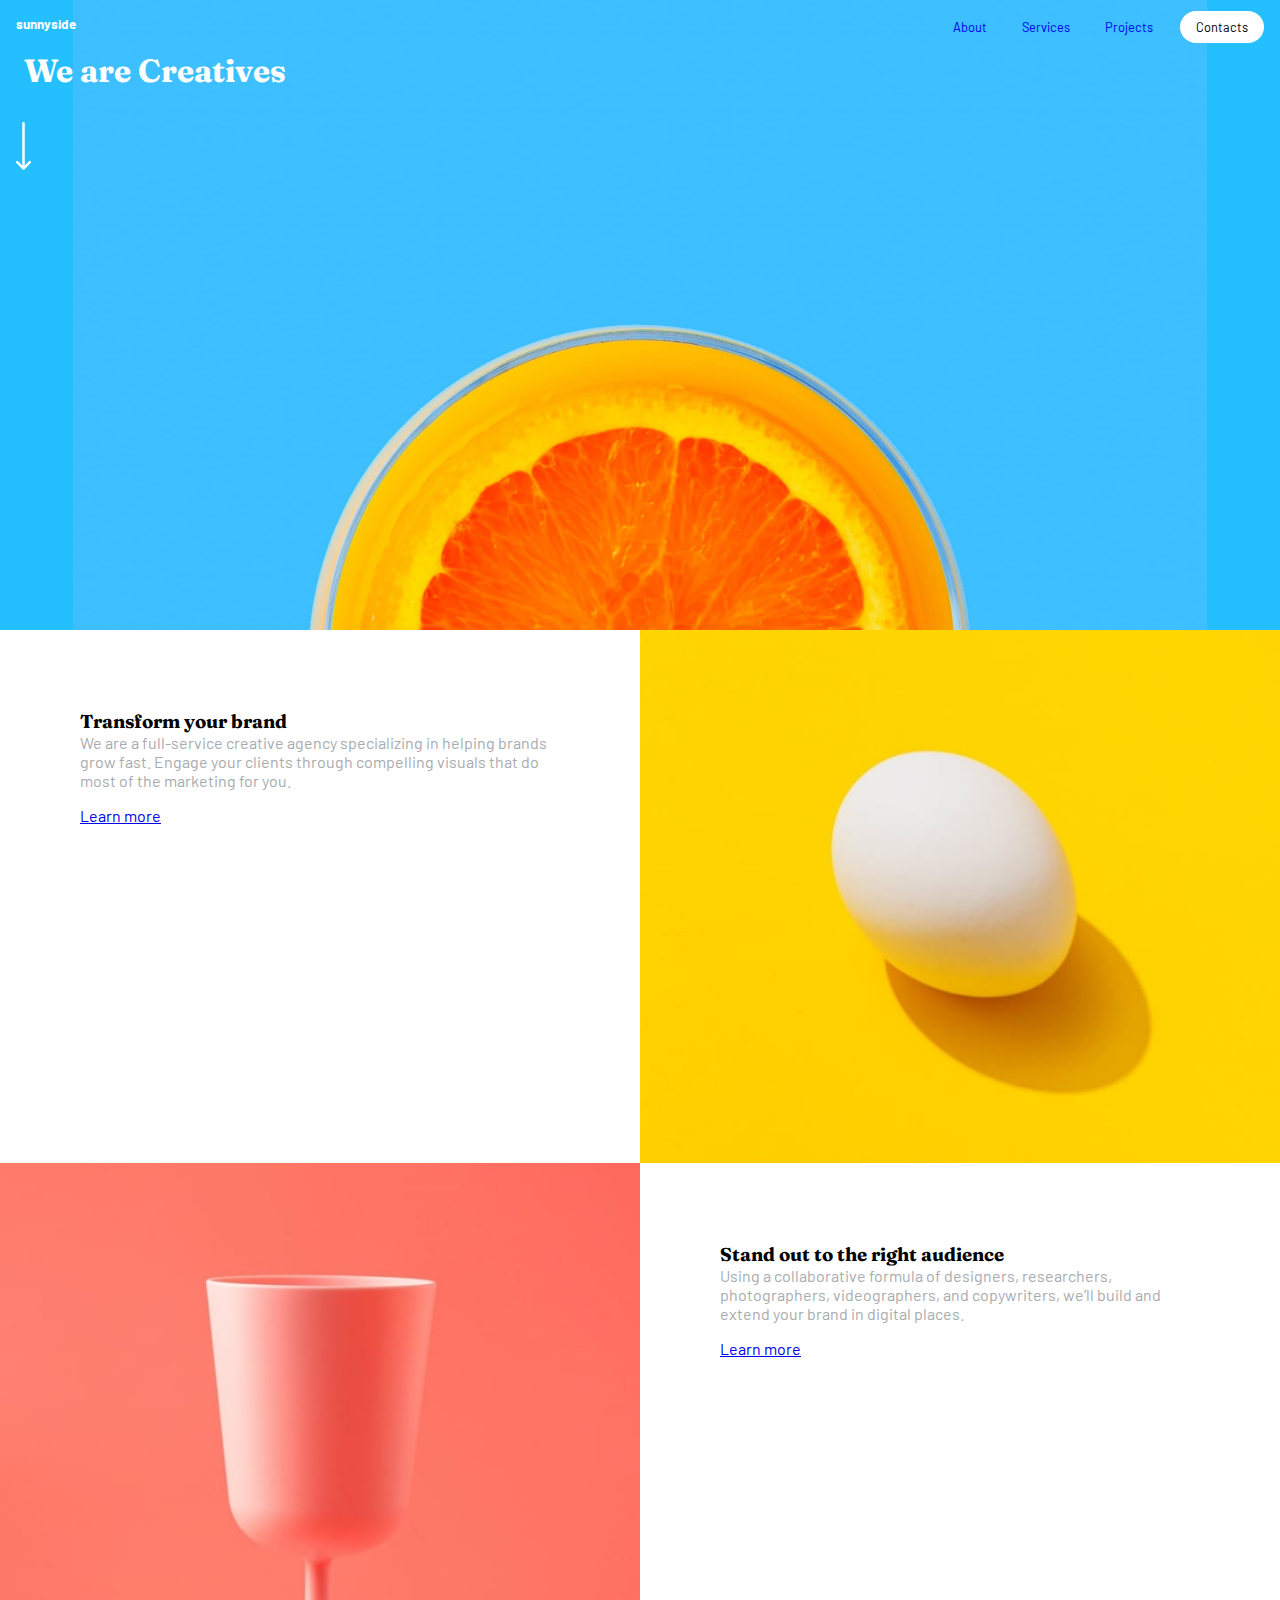
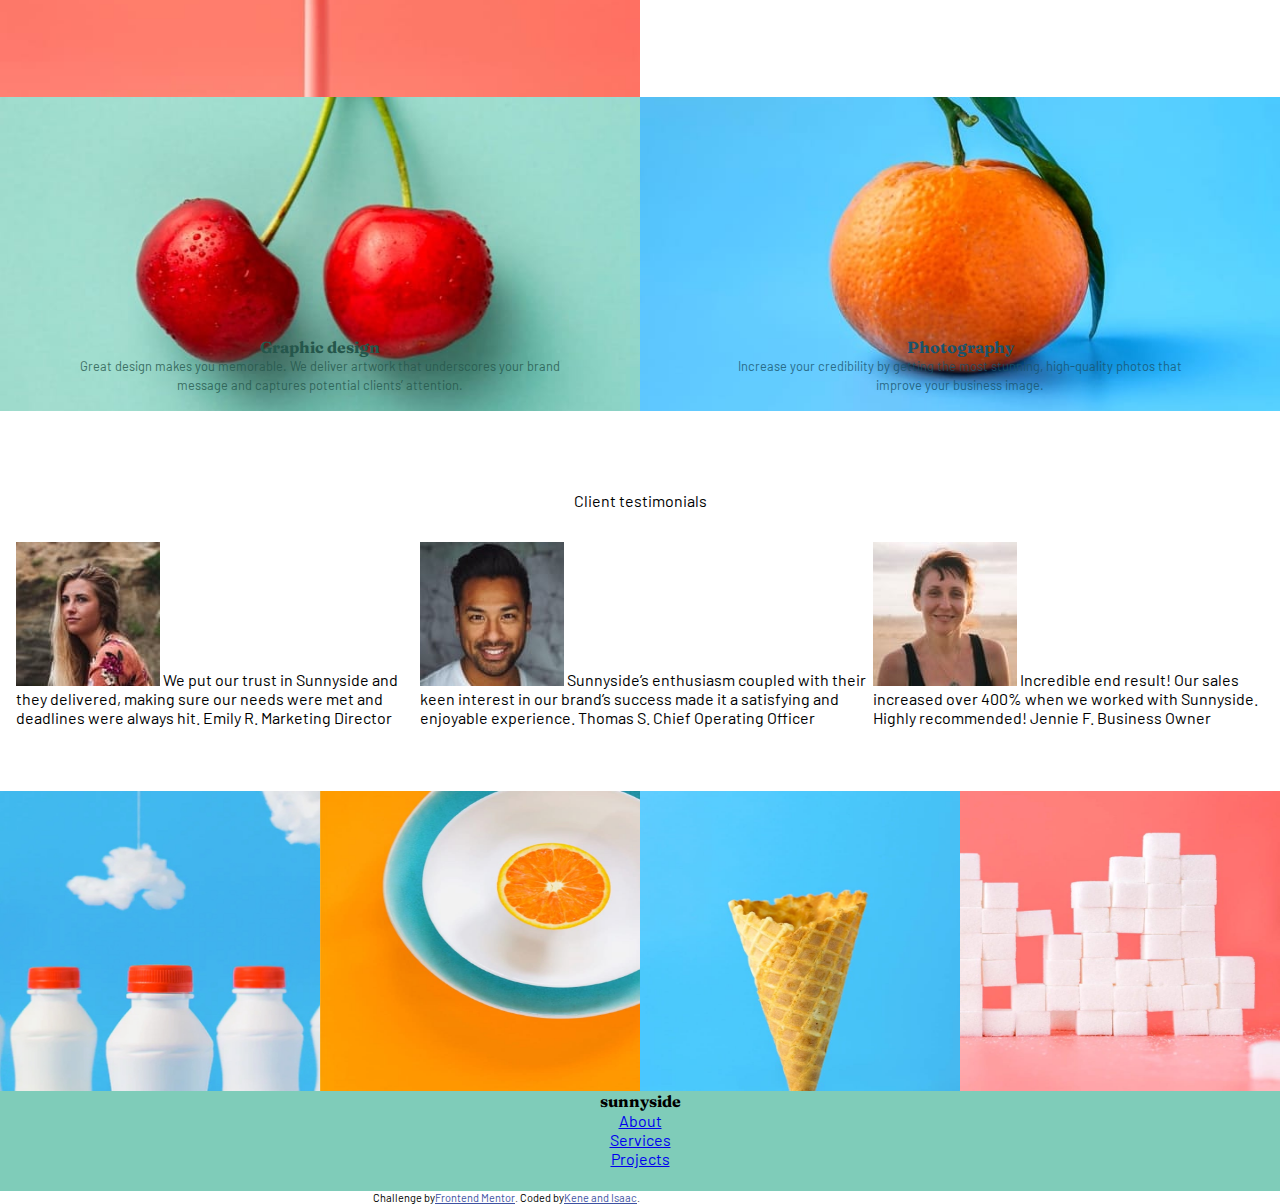
<file: index.html>
<!DOCTYPE html>
<html lang="en">
  <head>
    <meta charset="UTF-8" />
    <meta name="viewport" content="width=device-width, initial-scale=1.0" />
    <!-- displays site properly based on user's device -->

    <link
      rel="icon"
      type="image/png"
      sizes="32x32"
      href="./images/favicon-32x32.png"
    />
    <link rel="stylesheet" href="style.css" />

    <link rel="preconnect" href="https://fonts.googleapis.com">
    <link rel="preconnect" href="https://fonts.gstatic.com" crossorigin>
    <link href="https://fonts.googleapis.com/css2?family=Barlow:wght@600&family=Fraunces:wght@700;900&display=swap" rel="stylesheet">

    <title>Frontend Mentor | Sunnyside agency landing page</title>

    <!-- Feel free to remove these styles or customise in your own stylesheet 👍 -->
    <style>
      .attribution {
        font-size: 11px;
        text-align: center;
      }
      .attribution a {
        color: hsl(228, 45%, 44%);
      }
    </style>
  </head>
  <body>
    <div id="header">
      <nav>
        <div id="sunnyside">
          <h5>sunnyside</h5>
        </div>
        <div id="nav-items">
          <a href="#">About</a>
          <a href="#">Services</a>
          <a href="#">Projects</a>
          <a href="#" class="selected">Contacts</a>
        </div>
      </nav>
      <h1 id="topic">We are Creatives</h1>
      <img src="/images/icon-arrow-down.svg" class="arrow" />
    </div>
    <div id="transform">
      <h3>Transform your brand</h3>
      <p>
        We are a full-service creative agency specializing in helping brands
        grow fast. Engage your clients through compelling visuals that do most
        of the marketing for you.
      </p>

      <a href="#"> Learn more </a>
    </div>
    <img src="/images/desktop/image-transform.jpg" alt="" id="egg" />
    <img src="/images/desktop/image-stand-out.jpg" alt="" id="cup" />

    <div id="stand">
      <h3>Stand out to the right audience</h3>
      <p>
        Using a collaborative formula of designers, researchers, photographers,
        videographers, and copywriters, we’ll build and extend your brand in
        digital places.
      </p>
      <a href="#"> Learn more </a>
    </div>
    <div id="graphic">
      <h4>Graphic design</h4>
      <p>
        Great design makes you memorable. We deliver artwork that underscores
        your brand message and captures potential clients’ attention.
      </p>
    </div>
    <div id="photo">
      <h4>Photography</h4>
      <p>
        Increase your credibility by getting the most stunning, high-quality
        photos that improve your business image.
      </p>
    </div>

    <div id="testimonials">
      <div id="client">Client testimonials</div>
      <div id="testimony">
        <div>
          <img src="/images/image-emily.jpg" alt="" />
          We put our trust in Sunnyside and they delivered, making sure our
          needs were met and deadlines were always hit. Emily R. Marketing
          Director
        </div>
        <div>
          <img src="/images/image-thomas.jpg" alt="" />
          Sunnyside’s enthusiasm coupled with their keen interest in our brand’s
          success made it a satisfying and enjoyable experience. Thomas S. Chief
          Operating Officer
        </div>
        <div>
          <img src="/images/image-jennie.jpg" alt="" />
          Incredible end result! Our sales increased over 400% when we worked
          with Sunnyside. Highly recommended! Jennie F. Business Owner
        </div>
      </div>
    </div>
    <div id="just-pics">
      <img
        class="pics"
        src="/images/desktop/image-gallery-milkbottles.jpg"
        alt=""
      />
      <img class="pics" src="/images/desktop/image-gallery-orange.jpg" alt="" />
      <img class="pics" src="/images/desktop/image-gallery-cone.jpg" alt="" />
      <img
        class="pics"
        src="/images/desktop/image-gallery-sugarcubes.jpg"
        alt=""
      />
    </div>

    <div id="footer">
      <h4>sunnyside</h4>
      <a href="#">About</a>
      <a href="#">Services</a>
      <a href="#">Projects</a>
    </div>

    <div class="attribution">
      Challenge by
      <a href="https://www.frontendmentor.io?ref=challenge" target="_blank"
        >Frontend Mentor</a
      >. Coded by <a href="#">Kene and Isaac</a>.
    </div>
  </body>
</html>
</file>
<file: style.css>
* {
  margin: 0;
  padding: 0;
  box-sizing: border-box;
}

:root {
  --soft-red: hsl(7, 99%, 70%);
  --yellow: hsl(51, 100%, 49%);
  --dark-cyan: hsl(167, 40%, 24%);
  --dark-blue: hsl(198, 62%, 26%);
  --dark-moderate-cyan: hsl(168, 34%, 41%);
  --moderate-cyan: hsl(165, 43%, 65%);

  --very-dark-des-blue: hsl(212, 27%, 19%);
  --very-dark-grayish-blue: hsl(213, 9%, 39%);
  --dark-grayish-blue: hsl(232, 10%, 55%);
  --grayish-blue: hsl(210, 4%, 67%);
  --white: hsl(0, 0%, 100%);
}

/* The body's design*/
body {
  width: 100%;
  font-family: 'Barlow', sans-serif;
  height: 100vh;
  display: grid;
  /* grid-template-rows: 1fr repeat(2, .5fr) minmax(300px, 100rem) 1.5fr 1fr 1fr; */
  grid-template-rows: auto;
  grid-template-columns: 1fr 1fr;
  grid-template-areas:
    'header header'
    'transform egg'
    'cup stand'
    'graphic photo'
    'testimonials testimonials'
    'just-pics just-pics'
    'footer footer';
}

h1, h2, h3, h4{
    font-family: 'Fraunces', sans-serif;
}

/*the header*/

#header {
  background: #23BFFF url('images/desktop/image-header.jpg');
  background-position: center top;
    background-repeat: no-repeat;
  background-size: contain;
  height: 70vh;
  grid-area: header;
    padding: 1rem;
        color: white;
}

nav {
  display: flex;
  justify-content: space-between;
  width: inherit;

}

#centered{
    display: flex;
    flex-direction: column;
    align-items: center;
    text-transform: uppercase;
    padding: 1.5rem 0 0;
}

.arrow {
  width: 15px;
}
#topic{
    padding: 1rem .5rem 2rem;
}


#nav-items a{
    padding:.5rem 1rem;
    text-decoration: none;
    font-size: .8rem;
}

.white{
    color: white;
}

.selected{
    background-color: white;
    border-radius: 50px;
    color: black;
    margin-left: .5rem;
}

/* the grid parts with 2 column layout*/

#transform {
  grid-area: transform;
  width: 100%;
    text-align: left;
    padding: 5rem;
    display: flex;
    flex-direction: column;
    align-items: flex-start;
}

#transform h2, #stand h2{
    font-weight: 900;
    padding: 2rem 0;
    color: var(--very-dark-des-blue);
}

#transform p, #stand p{
    color: var(--grayish-blue);
    padding: 0 0 1rem;
}

.learn{
    display: flex;
    justify-content: flex-start;
    padding: 1rem .1rem;
    text-transform: uppercase;
    color: var(--very-dark-des-blue);
    font-size: .8rem;
    font-family: 'Fraunces', sans-serif;
}

#egg {
  grid-area: egg;
  width: 100%;
}

#cup {
  grid-area: cup;
  width: 100%;
}

#stand {
  grid-area: stand;
  width: 100%;
   text-align: left;
    padding: 5rem;
    display: flex;
    flex-direction: column;
    align-items: flex-start;
}

#graphic {
  grid-area: graphic;
  background: url('images/desktop/image-graphic-design.jpg');
  background-position: center top;
  background-size: cover;
  color: var(--dark-cyan);
    padding: 15rem 5rem 1rem;
    text-align: center;
}

#photo {
  background-image: url(images/desktop/image-photography.jpg);
  background-position: center top;
  background-size: cover;
  color: var(--dark-blue);
  padding: 15rem 5rem 1rem;
    text-align: center;
  grid-area: photo;
}

#photo h3, #graphic h3{
    padding: .5rem 0 1.5rem;
    font-weight: 900;
}
#photo p, #graphic p{
    font-size: .8rem;
    line-height: 1.2rem;
    opacity: 80%;
}

/* The testimonials */

#testimonials {
  grid-area: testimonials;
  width: 100%;
}

#client{
    display: flex;
    justify-content: center;
    padding: 5rem 0 1rem;
}
#client h3{
    color: var(--grayish-blue);
    text-transform: uppercase;
    letter-spacing: .2rem;
    font-size: .9rem;
}

#testimony{
    display: flex;
    padding: 1rem 1rem 4rem;
}

.witness{
    padding: .5rem;
}

.img-holder{
     display: flex;
    justify-content: center;
    padding: 0 0 2rem;
}
.witness-pic{
    width: 60px;
   border-radius: 50%;
}

.word{
    color: var(--very-dark-des-blue);
      font-size: .8rem;
    line-height: 1.2rem;
    opacity: 90%;
    padding: 0 0 1rem 0;
    text-align: center;
}

.tags{
    display: flex;
    flex-direction: column;
    align-items: center;
}

.name{
    font-size: .9rem;
    padding: 1rem 0 0;
}
.job{
    color: var(--grayish-blue);
      font-size: .8rem;
    padding: .5rem;
}

#just-pics {
  grid-area: just-pics;
  display: flex;
  width: 100%;
}

.pics {
  width: 25%;
    height: 300px;
}

#footer {
  grid-area: footer;
  width: 100%;
    background-color: var(--moderate-cyan);
    height: 100px;
    display: flex;
    flex-direction: column;
    align-items: center;
}

#footer h3{
    font-weight: 900;
    color: var(--dark-cyan);
    padding: 1rem;
}

#footer-nav a{
    color: var(--dark-cyan);
    padding:  1.5rem 1rem 1.2rem;
    text-decoration: none;
    font-size: .8rem;
    opacity: 60%;
}

/*the attribution*/
.attribution{
    width: 100%;
    display: flex;
    justify-content: flex-end
}
</file>
